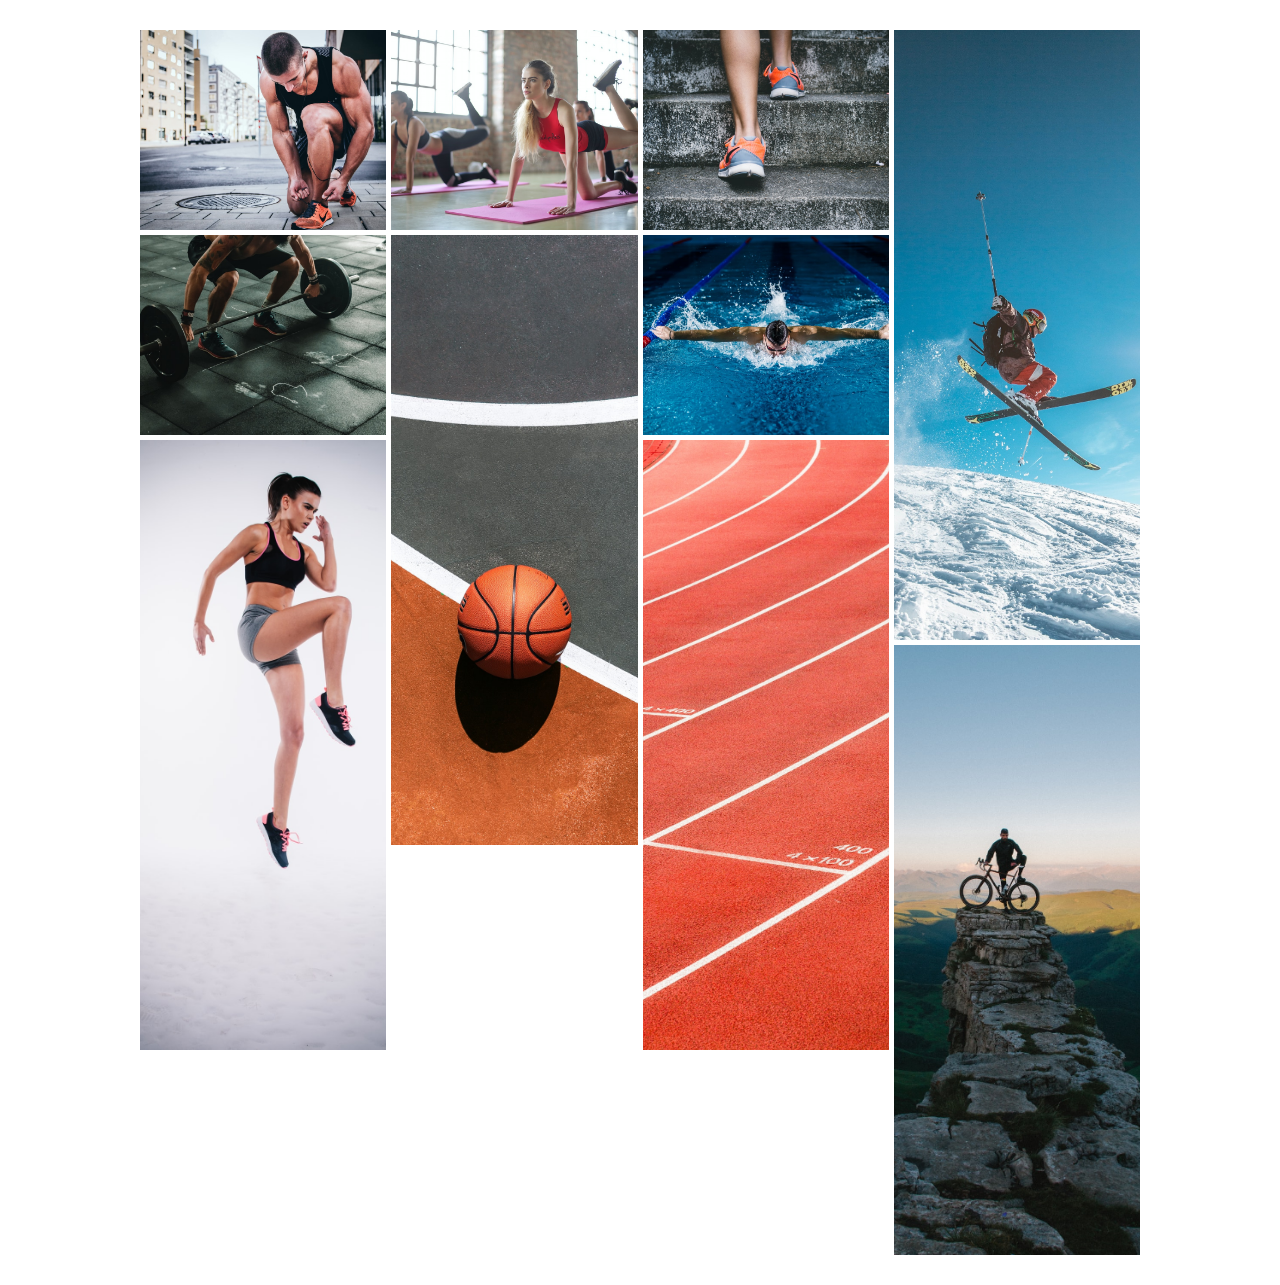
<file: ex01/src/index.html>
<!DOCTYPE html>
<html lang="en">

<head>
    <meta charset="UTF-8">
    <link rel="stylesheet" href="/ex01/styles/index.css">
    <script></script>
    <title>Gallery page</title>
</head>
<div class="wrapper">
    <div class="grid-wrapper">

        <div class="card">
            <img src="/ex01/images/img1.jpg" alt="Runner">
            <div class="caption">
                <div>
                    <a href="#"><span>Runner</span></a>
                </div>
            </div>

        </div>
        <div class="card">
            <img src="/ex01/images/img2.jpg" alt="Exercise">
            <div class="caption">
                <div>
                    <a href="#"><span>Exercise</span></a>
                </div>
            </div>
        </div>
        <div class="">
            <img src="/ex01/images/img3.jpg" alt="Staris">
        </div>
        <div class="tall">
            <img src="/ex01/images/img4.jpg" alt="Skiing">
        </div>
        <div class="">
            <img src="/ex01/images/img5.jpg" alt="Weights">
        </div>
        <div class="tall">
            <img src="/ex01/images/img6.jpg" alt="Basketball">
        </div>
        <div class="">
            <img src="/ex01/images/img7.jpg" alt="Swimming">
        </div>
        <div class="tall">
            <img src="/ex01/images/img8.jpg" alt="Jumping">
        </div>
        <div class="tall">
            <img src="/ex01/images/img9.jpg" alt="Track">
        </div>
        <div class="tall">
            <img src="/ex01/images/img10.jpg" alt="Cycling">
        </div>
    </div>
</div>

<body>

</body>

</html>
</file>
<file: ex01/styles/index.css>
* {
	margin: 0;
	padding: 0;
	box-sizing: border-box;
}

html,
body {
	padding: 15px;
}

img {
	height: auto;
	vertical-align: middle;
	display: inline-block;
}

/* Main CSS */
.grid-wrapper>div {
	display: flex;
	justify-content: center;
	align-items: center;
	position: relative;

}



.grid-wrapper>div>img {
	width: 100%;
	height: 100%;
	object-fit: cover;
  
}

.grid-wrapper>div>.img-desc {
	background-color: rgba(0, 0, 0, 0.5);
}

.grid-wrapper {
	display: grid;
	grid-gap: 5px;
	grid-template-columns: repeat(4, 1fr);
	grid-auto-rows: 200px;
	grid-auto-flow: dense;
	max-width: 1000px;
	margin: auto;
}

.grid-wrapper .tall {
	grid-row: span 3;
}

.grid-wrapper .big {
	grid-column: span 2;
	grid-row: span 2;
}




.caption {
	position: absolute;
	height: 100%;
	margin-left: auto;
	margin-right: auto;
	left: 0;
	right: 0;
	text-align: center;
	opacity: 0;
	transition: all .3s;
}

.card:hover .caption {
	opacity: 1;
}



.caption div {
	display: table;
	height: 100%;
	width: 100%;
	background: rgba(0, 0, 0, 0.5);
}

div a {
	display: table-cell;
	vertical-align: middle;
	text-decoration: none;
	width: 100%;
	text-align: center;
	color: white;
}
</file>
